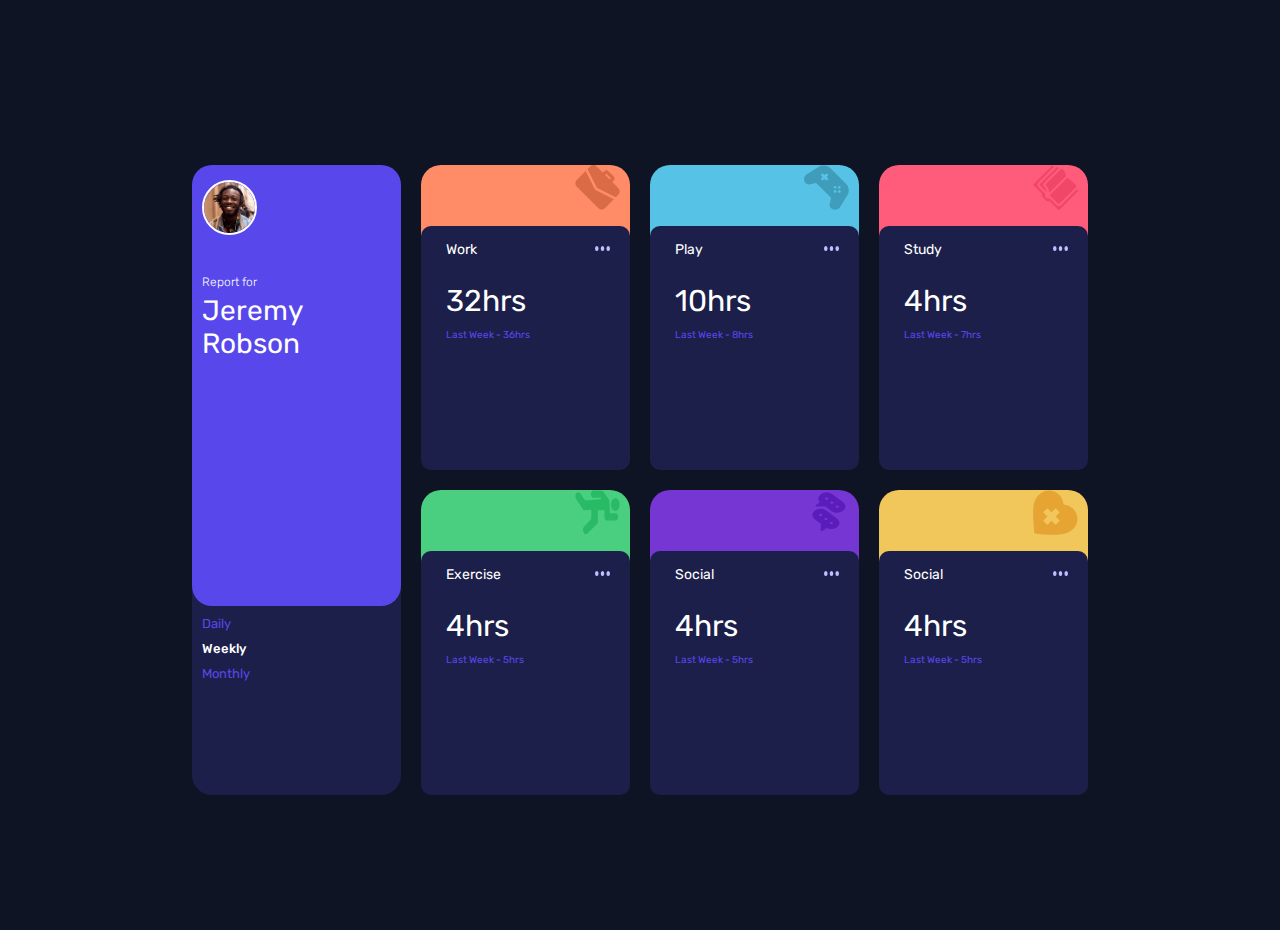
<file: time-tracking-layout/time-tracking.html>
<!DOCTYPE html>
<html lang="en">
<head>
    <meta charset="UTF-8">
    <meta http-equiv="X-UA-Compatible" content="IE=edge">
    <link rel="icon" type="image/png" sizes="32x32" href="./images/favicon-32x32.png">
    <link rel="stylesheet" href="./css/desktop.css">
    <link rel="stylesheet" href="./css/375.css" media="screen and (max-width: 375px)">
    <meta name="viewport" content="width=device-width, initial-scale=1.0">
    <title>Time Tracking Dashboard</title>
</head>
<body>

    <div class="container">
        <div class="tracking-design">

            <div class="card-profile">
                <div class="profile">
                    <img src="images/image-jeremy.png" alt="Jeremy" width="40%" class="jeremy-pic">
                    <div class="details">
                        <p>Report for</p>
                        <h3>Jeremy Robson</h3>
                    </div>
                </div>
                <div class="duration">
                    <p>Daily</p>
                    <p class="weekly">Weekly</p>
                    <p>Monthly</p>
                </div>
            </div>

            <div class="card-work">
                <div class="work-img">
                    <img src="images/icon-work.svg" alt="work">
                </div>
                <div class="work">
                    <p class="wrk">Work</p>
                    <img src="images/icon-ellipsis.svg" alt="">
                    <p class="hrs">32hrs</p>
                    <p class="week">Last Week - 36hrs</p>
                </div>
            </div>

            <div class="card-play">
                <div class="play-img">
                    <img src="images/icon-play.svg" alt="play">
                </div>
                <div class="play">
                    <p class="ply">Play</p>
                    <img src="images/icon-ellipsis.svg" alt="">
                    <p class="hrs">10hrs</p>
                    <p class="week">Last Week - 8hrs</p>
                </div>
            </div>

            <div class="card-study">
                <div class="study-img">
                    <img src="images/icon-study.svg" alt="study">
                </div>
                <div class="study">
                    <p class="stdy">Study</p>
                    <img src="images/icon-ellipsis.svg" alt="">
                    <p class="hrs">4hrs</p>
                    <p class="week">Last Week - 7hrs</p>
                </div>
            </div>

            <div class="card-exercise">
                <div class="exercise-img">
                    <img src="images/icon-exercise.svg" alt="exercise">
                </div>
                <div class="exercise">
                    <p class="exercse">Exercise</p>
                    <img src="images/icon-ellipsis.svg" alt="">
                    <p class="hrs">4hrs</p>
                    <p class="week">Last Week - 5hrs</p>
                </div>
            </div>

            <div class="card-social">
                <div class="social-img">
                    <img src="images/icon-social.svg" alt="social">
                </div>
                <div class="social">
                    <p class="scl">Social</p>
                    <img src="images/icon-ellipsis.svg" alt="">
                    <p class="hrs">4hrs</p>
                    <p class="week">Last Week - 5hrs</p>
                </div>
            </div>

            <div class="card-self-care">
                <div class="self-care-img">
                    <img src="images/icon-self-care.svg" alt="social">
                </div>
                <div class="self-care">
                    <p class="slf-care">Social</p>
                    <img src="images/icon-ellipsis.svg" alt="">
                    <p class="hrs">4hrs</p>
                    <p class="week">Last Week - 5hrs</p>
                </div>
            </div>
        </div>
    </div>
    
</body>
</html>
</file>
<file: time-tracking-layout/css/desktop.css>
@import url('https://fonts.googleapis.com/css2?family=Rubik:wght@300;400;500&display=swap');

*{
    margin: 0;
    padding: 0;
    font-family: 'Rubik';
    font-size: 18px;
    box-sizing: border-box;
}

[class ^= "card-"]{
    display: grid;
    border-radius: 20px;
    position: relative;
}

body{
    height: 100vh;
    background: hsl(226, 43%, 10%);
    align-items: center;
}

.container{
    display: flex;
    justify-content: center;
    align-items: center;
    height: 100vh;
    width: 100vw;
    margin: 30px auto;
    padding: 20px auto;
}

.tracking-design{
    height: 70vh;
    width: 70vw;
    display: grid;
    gap: 20px;
    grid-template-columns: repeat(8, 1fr);
    grid-template-areas: 
    "pr pr  wo wo  pl pl  st st"
    "pr pr  wo wo  pl pl  st st"
    "pr pr  ex ex  so so  sc sc"
    "pr pr  ex ex  so so  sc sc";
}

/* Profile */
.tracking-design .card-profile{
    grid-area: pr;
    background-color: hsl(235, 46%, 20%);
}

/* Play */

.tracking-design .card-play {
    grid-area: pl;
    background-color: hsl(195, 74%, 62%);
}

/* Study */
.tracking-design .card-study {
    grid-area: st;
    background-color: hsl(348, 100%, 68%);
}

/* Exercise */

.tracking-design .card-exercise {
    grid-area: ex;
    background-color: hsl(145, 58%, 55%);
}

/* Social */
.tracking-design .card-social {
    grid-area: so;
    background-color: hsl(264, 64%, 52%);
}

/* Self care */
.tracking-design .card-self-care {
    grid-area: sc;
    background-color: hsl(43, 84%, 65%);
}

/* Commons */
.tracking-design .card-profile .profile {
    background-color: hsl(246, 80%, 60%);
    width: 100%;
    height: 70%;
    border-radius: 20px;
}

.tracking-design .card-profile .profile img {
    border: 2px solid white;
    border-radius: 50%;
    margin-top: 15px;
    margin-left: 10px;
    height: 55px;
    width: 55px;
}

.tracking-design .card-profile .profile p {
    font-size: 12px;
    font-weight: 300;
    color: white;
    margin-left: 10px;
    margin-top: 35px;
}

.tracking-design .card-profile .profile h3 {
    font-size: 28px;
    font-weight: 400;
    color: white;
    margin-left: 10px;
    margin-top: 5px;
}

.tracking-design .card-profile .duration {
    height: 30%;
    position: absolute;
    bottom: 0;
}

.tracking-design .card-profile .duration p {
    font-size: 13px;
    margin-left: 10px;
    margin-top: 10px;
    margin-bottom: 5px;
    color: hsl(246, 80%, 60%);
}

.tracking-design .card-profile .duration p.weekly {
    color: white;
    font-weight: 500;
}

/* Work */

.tracking-design .card-work {
    grid-area: wo;
    background-color: hsl(15, 100%, 70%);
    position: relative;
}

.tracking-design .card-work .work-img,
.tracking-design .card-play .play-img,
.tracking-design .card-study .study-img,
.tracking-design .card-exercise .exercise-img,
.tracking-design .card-social .social-img,
.tracking-design .card-self-care .self-care-img {
    height: 20%;
}

.tracking-design .card-work .work-img img,
.tracking-design .card-play .play-img img,
.tracking-design .card-study .study-img img,
.tracking-design .card-exercise .exercise-img img,
.tracking-design .card-social .social-img img,
.tracking-design .card-self-care .self-care-img img {
    height: 45px;
    width: 45px;
    position: absolute;
    right: 10px;
    top: 0;
    bottom: 5px;
}

.tracking-design .card-work .work,
.tracking-design .card-play .play,
.tracking-design .card-study .study,
.tracking-design .card-exercise .exercise,
.tracking-design .card-social .social,
.tracking-design .card-self-care .self-care {
    height: 80%;
    width: 100%;
    position: absolute;
    bottom: 0;
    border-radius: 10px;
    background-color: hsl(235, 46%, 20%);
}

.tracking-design .card-work .work .wrk,
.tracking-design .card-play .play .ply,
.tracking-design .card-study .study .stdy,
.tracking-design .card-exercise .exercise .exercse,
.tracking-design .card-social .social .scl,
.tracking-design .card-self-care .self-care .slf-care {
    color: white;
    font-size: 14px;
    margin-top: 15px;
    margin-left: 25px;
}

.tracking-design .card-work .work img,
.tracking-design .card-play .play img,
.tracking-design .card-study .study img,
.tracking-design .card-exercise .exercise img,
.tracking-design .card-social .social img,
.tracking-design .card-self-care .self-care img {
    position: absolute;
    right: 20px;
    top: 20px;
    height: 5px;
    width: 15px;
}

.tracking-design .card-work .work .hrs,
.tracking-design .card-play .play .hrs,
.tracking-design .card-study .study .hrs,
.tracking-design .card-exercise .exercise .hrs,
.tracking-design .card-social .social .hrs,
.tracking-design .card-self-care .self-care .hrs {
    color: white;
    font-size: 30px;
    margin-top: 25px;
    font-size: 500;
    margin-left: 25px;
}

.tracking-design .card-work .work .week,
.tracking-design .card-play .play .week,
.tracking-design .card-study .study .week,
.tracking-design .card-exercise .exercise .week,
.tracking-design .card-social .social .week,
.tracking-design .card-self-care .self-care .week {
    color: hsl(246, 80%, 60%);
    font-size: 10px;
    margin-top: 10px;
    margin-left: 25px;
}
</file>
<file: time-tracking-layout/css/375.css>
@import url('https://fonts.googleapis.com/css2?family=Rubik:wght@300;400;500&display=swap');

*{
    margin: 0;
    padding: 0;
}

html,
body{
    width: 100vw;
    height: 100vh;
    box-sizing: border-box;
}

.container{
    height: 100%;
    display: flex;
    box-sizing: border-box;
    padding: 40px 0;
}

.container .tracking-design{
    width: 80vw;
    height: 100%;
    display: grid;
    grid-template-columns: 1fr;
    grid-template-rows: repeat(7, 160px);
    grid-template-areas: 
    "pr"
    "wo"
    "pl"
    "st"
    "ex"
    "so"
    "sc";
    overflow-y: scroll;
}

.container .tracking-design .card-profile{
    position: relative;
    display: flex;
    flex-direction: column;
    align-items: center;
    justify-content: space-between;
    
}

.container .tracking-design .card-profile .profile{
    display: flex;
    flex-direction: row;
}

.container .tracking-design .card-profile .profile img{
    margin-top: 30px;
    width: 50px;
    height: 50px;
}

.container .tracking-design .card-profile .profile h3{
    font-size: 18px;
}

.container .tracking-design .card-profile .duration{
    display: flex;
    align-items: center;
    justify-content: space-between;
    padding: 15px 20px;
    height: 30px;
}

.container .tracking-design .card-work .work p .hrs,
.container .tracking-design .card-play .play p .hrs,
.container .tracking-design .card-study .study p .hrs,
.container .tracking-design .card-exercise .exercise p .hrs,
.container .tracking-design .card-social .social p .hrs,
.container .tracking-design .card-self-care .self-care p .hrs{
    display: flex;
    flex-direction: row;
    align-items: center;
    justify-content: space-between;
}

.container .tracking-design .card-work .work p .week,
.container .tracking-design .card-play .play p .week,
.container .tracking-design .card-study .study p .week,
.container .tracking-design .card-exercise .exercise p .week,
.container .tracking-design .card-social .social p .week,
.container .tracking-design .card-self-care .self-care p .week{
    display: flex;
    flex-direction: row;
    align-items: center;
    justify-content: space-between;
}
</file>
